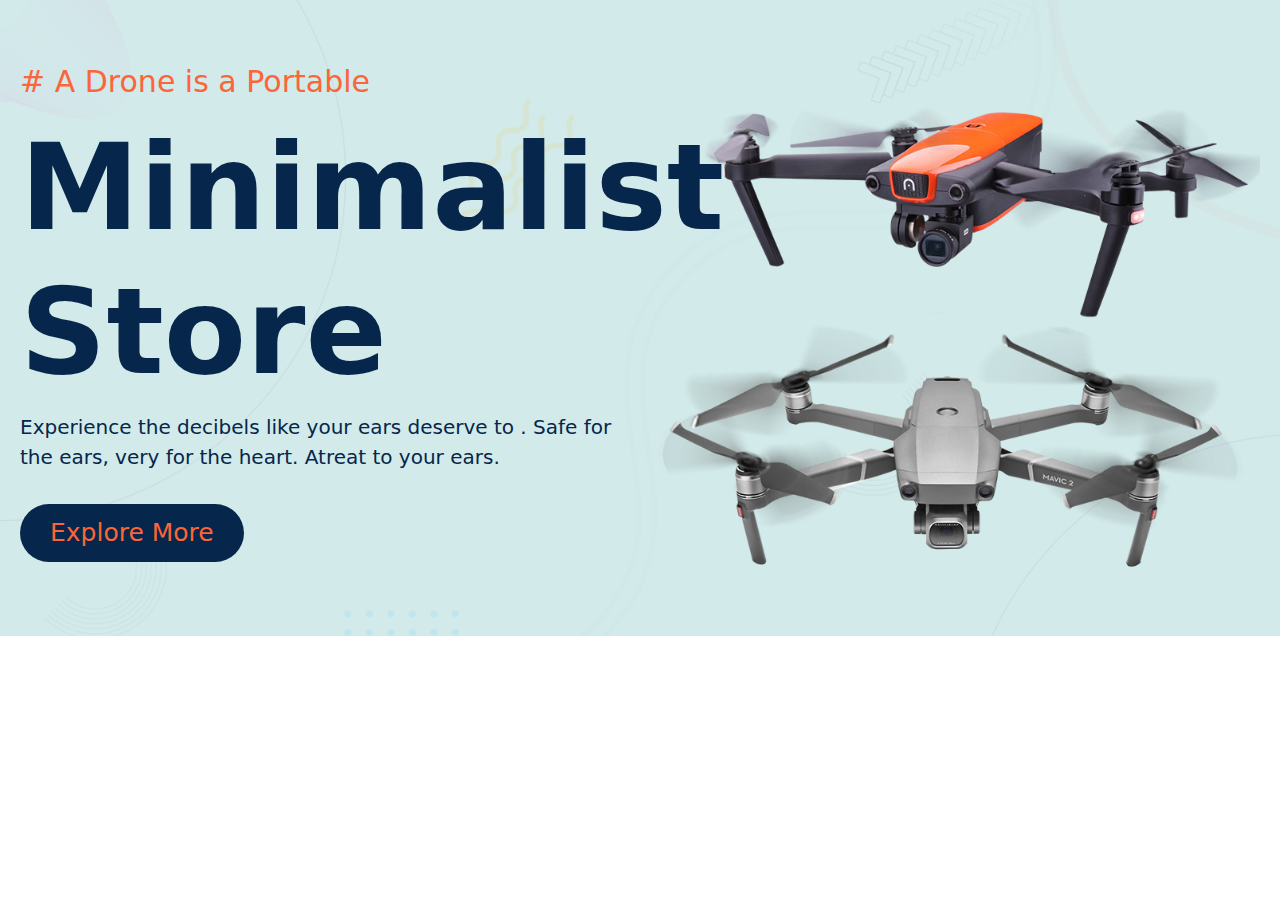
<file: banner section/banner 1/index.html>
<!DOCTYPE html>
<html lang="en">
<head>
    <meta charset="UTF-8">
    <meta http-equiv="X-UA-Compatible" content="IE=edge">
    <meta name="viewport" content="width=device-width, initial-scale=1.0">
    <link rel="stylesheet" href="./section css/style.css">
    <link rel="stylesheet" href="./section css/bootstrap.min.css">
    <title>section </title>
</head>
<body>
    <main>
        <div class=" p-3 banner-hei">
            <div class="row ">
                <div class="col-md-6 col-12 px-3 my-md-5">
                    <h3 class="mb-3 font-si1 "># A Drone is a Portable </h3>
                    <h1 class=" fonts-si2 w-75">
                            Minimalist Store
                    </h1>
                    <p class="fs-5 peragraph">Experience the decibels like your ears deserve to . Safe for the ears, very for the heart. Atreat to your ears.</p>
                    <button class="mt-3 button-1">Explore More</button>
                </div>
                <div class="col-md-6 col-12 px-3 d-flex flex-column justify-content-center align-content-center">
                    <img src="./banner-img.png" class=" img-fluid" alt="">
                </div>
            </div>
        </div>
    </main>

    <script src="./section css/bootstrap.bundle.min.js"></script>
</body>
</html>
</file>
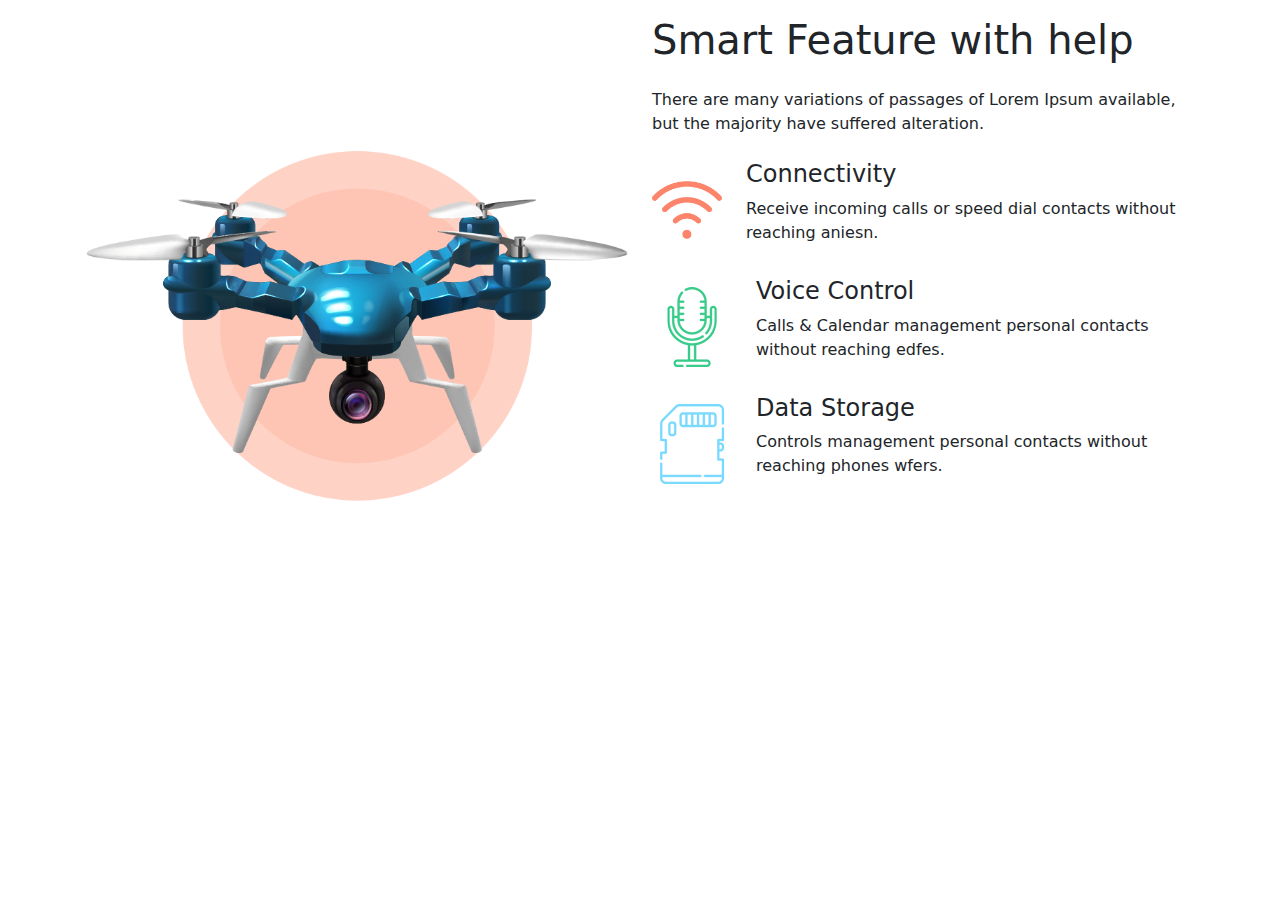
<file: product features/features 1/index.html>
<!DOCTYPE html>
<html lang="en">
<head>
    <meta charset="UTF-8">
    <meta http-equiv="X-UA-Compatible" content="IE=edge">
    <meta name="viewport" content="width=device-width, initial-scale=1.0">
    <link rel="stylesheet" href="./section css/bootstrap.min.css">
    <link rel="stylesheet" href="./section css/style.css">
    <title>Product skill</title>
</head>
<body>
    <main>
        <div class=" p-3  container">
            <div class="row ">
                <div class="col-md-6 mb-4 order-last order-lg-first order-md-first">
                   <div class="d-flex justify-content-center align-content-center flex-column">
                    <img src="./banner-img/banner-img1.png" class="w-full" alt="">
                   </div>
                </div>
                <div class="col-md-6 order-first order-lg-last order-md-last">
                    <h1 class="fs-1 mb-4">Smart Feature with help
                    </h1>
                    <p class="text-justify mb-4">There are many variations of passages of Lorem Ipsum available, but the majority have suffered alteration.
                    </p>
                    <div class="d-flex justify-content-center align-items-center mb-3">
                        <div class="d-flex justify-content-center align-items-center ">
                            <img src="./img-icon/banner-img-wifi.png" class="img-size" alt="">
                        </div>
                        <div class="ms-4">
                            <h1 class="fs-4">Connectivity</h1>
                            <p class="fs-6 text-justify">Receive incoming calls or speed dial contacts
                                without reaching aniesn.</p>
                        </div>
                    </div>
                    <div class="d-flex justify-content-center align-items-center mb-3">
                        <div class="d-flex justify-content-center align-items-center">
                            <img src="./img-icon/banner-img1.png" alt="" class="">
                        </div>
                        <div class="ms-4">
                            <h1 class="fs-4">Voice Control
                            </h1>
                            <p class="fs-6 text-justify">Calls & Calendar management personal contacts
                                without reaching edfes.</p>
                        </div>
                    </div>
                    <div class="d-flex justify-content-center align-items-center mb-3">
                        <div class="d-flex justify-content-center align-items-center">
                            <img src="./img-icon/banner-img1 (2).png" alt="" class="">
                        </div>
                        <div class="ms-4">
                            <h1 class="fs-4">Data Storage
                            </h1>
                            <p class="fs-6 text-justify">Controls management personal contacts without
                                reaching phones wfers.</p>
                        </div>
                    </div>
                </div>
               
            </div>
        </div>
    </main>
    <script src="./section css/bootstrap.bundle.min.js"></script>
</body>
</html>
</file>
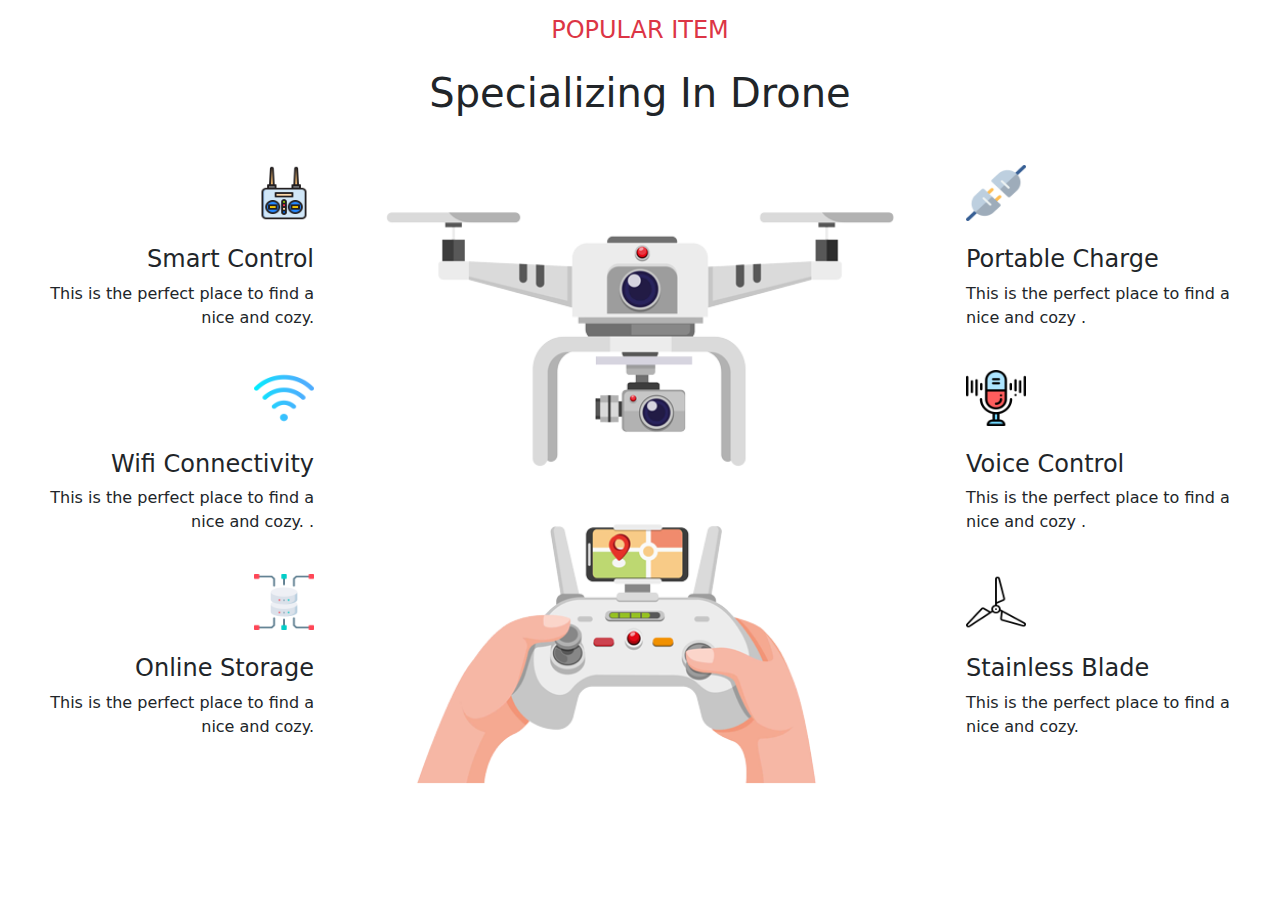
<file: product features/features 3/index.html>
<!DOCTYPE html>
<html lang="en">
<head>
    <meta charset="UTF-8">
    <meta http-equiv="X-UA-Compatible" content="IE=edge">
    <meta name="viewport" content="width=device-width, initial-scale=1.0">
    <link rel="stylesheet" href="style.css">
    <link rel="stylesheet" href="./bootstrap.min.css">
   
    <title>Document</title>
</head>
<body>
    <!-- features section  -->
    <section class="px-3 px-lg-4 mt-3">
        <h1 class="fs-4 text-center text-capitalize text-danger">POPULAR ITEM
        </h1>
        <h1 class="text-size text-center mt-4 text-capitalize">Specializing in Drone
        </h1>
        <div class="my-5 row">
            <div class="col-lg-3 col-sm-12">
                <div class="d-flex flex-column justify-content-end align-items-end mb-4">
                    <img src="./img/remote.png" class="imgSize"  alt="" class="mb-4">
                   <div class="d-flex flex-column justify-content-end align-items-end mt-4"> 
                    <h3 class="text-center  fs-4 rtxsize text-capitalize">
                    Smart Control
                </h3>
               <p class="fs-6   text-end">This is the perfect place to find a nice and cozy.</p> </div>
                </div>
                <div class="d-flex flex-column justify-content-end align-items-end mb-4">
                    <img src="./img/wifi.png" class="imgSize"  alt="" class="mb-4">
                   <div class="d-flex flex-column justify-content-end align-items-end mt-4"> 
                    <h3 class="text-center fs-4 rtxsize text-capitalize">
                        Wifi Connectivity
                </h3>
               <p class="fs-6   text-end">This is the perfect place to find a nice and cozy.

                .</p> </div>
                </div>
                <div class="d-flex flex-column justify-content-end align-items-end mb-4">
                    <img src="./img/power.png" class="imgSize"  alt="" class="mb-4">
                   <div class="d-flex flex-column justify-content-end align-items-end mt-4"> 
                    <h3 class="text-center fs-4 rtxsize text-capitalize">
                        Online Storage
                </h3>
               <p class="fs-6   text-end">This is the perfect place to find a nice and cozy.            </p> </div>
                </div>
            </div>

            <!-- middle image -->
            <div class="col-lg-6 col-sm-12 d-flex justify-content-start align-items-center">
                <img src="./img/control-dron.png" class="w-100" alt="" srcset="">
            </div>
            <!-- middle image end -->
            <!-- right side info -->
            <div class="col-lg-3 col-sm-12">
                <div class="d-flex flex-column justify-content-start align-items-start mb-4">
                    <img src="./img/plug.png" class="imgSize"  alt="" class="mb-4">
                   <div class="d-flex flex-column justify-content-start align-items-start mt-4"> 
                    <h3 class="text-center fs-4 rtxsize text-capitalize">
                        Portable Charge
                </h3>
               <p class="fs-6   text-start">This is the perfect place to find a nice and cozy                .</p> </div>
                </div>
                <div class="d-flex flex-column justify-content-start align-items-start mb-4">
                    <img src="./img/microphone.png" class="imgSize"  alt="" class="mb-4">
                   <div class="d-flex flex-column justify-content-start align-items-start mt-4"> 
                    <h3 class="text-center fs-4 rtxsize text-capitalize">
                        Voice Control

                </h3>
               <p class="fs-6   text-start">This is the perfect place to find a nice and cozy                .</p> </div>
                </div>
                <div class="d-flex flex-column justify-content-start align-items-start mb-4">
                    <img src="./img/fan.png" class="imgSize"  alt="" class="mb-4">
                   <div class="d-flex flex-column justify-content-start align-items-start mt-4"> 
                    <h3 class="text-center fs-4 rtxsize text-capitalize">
                        Stainless Blade

                </h3>
               <p class="fs-6   text-start">This is the perfect place to find a nice and cozy.
            </p> </div>
                </div>
            </div>

            <!-- right side info end -->
        </div>
    </section>
    <script src="./bootstrap.bundle.min.js"></script>
</body>
</html>
</file>
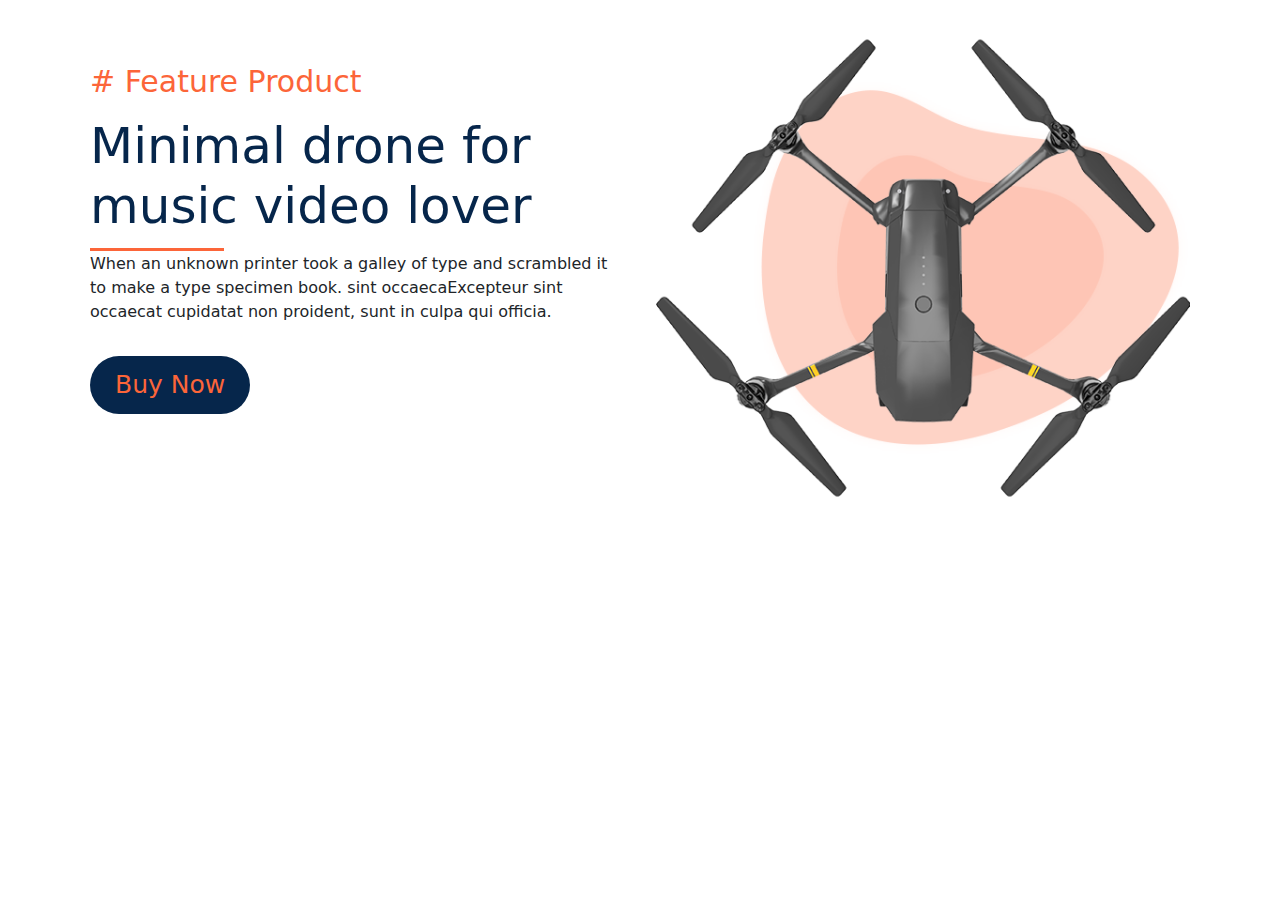
<file: product-second-sec/section-html/index.html>
<!DOCTYPE html>
<html lang="en">
<head>
    <meta charset="UTF-8">
    <meta http-equiv="X-UA-Compatible" content="IE=edge">
    <meta name="viewport" content="width=device-width, initial-scale=1.0">
    <link rel="stylesheet" href="./section css/bootstrap.min.css">
    <link rel="stylesheet" href="./section css/style.css">
    <title>Product skill</title>
</head>
<body>
    <main>
        <div class=" p-3 banner-hei container">
            <div class="row ">
                <div class="col-md-6 col-12 px-3 my-md-5 first order-last order-lg-first order-md-first">
                    <h3 class="mb-3 font-si1 "># Feature Product </h3>
                    <h1 class=" fonts-si2 banner-text">
                       Minimal drone for <br> music video lover
                       
                    </h1>
                    
                    <p class="text-justify mt-md-3 mt-4">When an unknown printer took a galley of type and scrambled it to make a type specimen book. sint occaecaExcepteur sint occaecat cupidatat non proident, sunt in culpa qui officia.

                    </p>

                    <!-- <p class="fs-5 peragraph mt-4 text-">When an unknown printer took a galley of type and scrambled it to make a type specimen book. sint occaecaExcepteur sint occaecat cupidatat non proident, sunt in culpa qui officia.</p> -->
                    <button class="mt-3 button-1">Buy Now</button>
                </div>
                <div class="col-md-6 col-12 px-3 d-flex flex-column  justify-content-center align-content-center second order-first order-lg-last order-md-last">
                    <img src="./banner-img/banner-img1 (4).png" class=" img-fluid" alt="">
                </div>
            </div>
        </div>
    </main>
    <script src="./section css/bootstrap.bundle.min.js"></script>
</body>
</html>
</file>
<file: banner section/banner 1/section css/style.css>
.fonts-si2{
    font-size: 120px;
    color: #06264b;
    font-weight: 700;
}
.banner-hei{
    margin: 0;
    padding: 0;
    background-image: url(./section-background-img.png);
    background-size: cover;
    background-repeat: no-repeat;
    background-position: center;
   background-attachment: fixed;

    background-color: #d2eaea;
}
.font-si1{
    font-size: 30px;
    color: #fc6539;
    font-weight: 400;
}
.peragraph{
    
    color: #06264b;
    font-weight: 400;
}
.button-1{
    background: #06264b;
    color: #fc6539;
    padding: 10px 30px;
    font-size: 25px;
    border-radius: 35px;
    border: none;
}

/* media quary responsive site */
@media screen and (max-width: 768px){
    .fonts-si2{
        font-size: 50px;
    }
    .font-si1{
        font-size: 20px;
        margin-top: 20px;
    }
    
    
}
    @media screen and (max-width: 1200px) {
        .fonts-si2{
            font-size: 60px;
        }
        .button-1{
            background: #06264b;
            color: #fc6539;
            padding: 10px 30px;
            font-size: 30px;
            border-radius: 35px;
            border: none;
        }
        .font-si1{
            
            font-size: 36px;
            color: #fc6539;
            font-weight: 400;
        }
    }
    @media screen and (max-width: 600px) {
        .fonts-si2{
            font-size: 43px;
        }
        .button-1{
            background: #06264b;
            color: #fc6539;
            padding: 10px 20px;
            font-size: 20px;
            border-radius: 35px;
            border: none;
        }
        .font-si1{
            
            font-size: 25px;
            color: #fc6539;
            font-weight: 400;
        }
    }
</file>
<file: product features/features 1/section css/style.css>
.img-size{
    max-width: 70px;
    max-width: 70px;
}





















/* .fonts-si2 span{
    position: relative;
    
}

.fonts-si2{
    font-size: 50px;
    color: #06264b;
    font-weight: 500;
  
   
} */


/* .rightimage{

     max-width: 100%;
    height: 100px;
} */
/* .banner-hei{
    margin: 0;
    padding: 0;
    background-image: url(./section-background-img.png);
    background-size: cover;
    background-repeat: no-repeat;
    background-position: center;
   background-attachment: fixed;

    background-color: #d2eaea;
} */

    /* @media screen and (max-width: 600px) {
        .fonts-si2{
            font-size: 43px;
        }
        .button-1{
            background: #06264b;
            color: #fc6539;
            padding: 10px 20px;
            font-size: 20px;
            border-radius: 35px;
            border: none;
        }
        .font-si1{
            
            font-size: 25px;
          
            font-weight: 400;
        }
    } */
</file>
<file: product features/features 3/style.css>
.imgSize{
    height: 56px;
    width: 60px;
}

/*======================= 
============================resposive from 776px md size==============
==================*/

@media (min-width: 776px) {
    .rtxsize{
        font-size: 1.5rem;
    }
}
</file>
<file: product-second-sec/section-html/section css/style.css>
.fonts-si2 span{
    position: relative;
    
}

.fonts-si2{
    font-size: 50px;
    color: #06264b;
    font-weight: 500;
  
   
}



.font-si1{
    font-size: 30px;
    color: #fc6539;
    font-weight: 400;
}
.peragraph{
    
    color: #06264b;
    font-weight: 400;
}
.button-1{
    background: #06264b;
    color: #fc6539;
    padding: 10px 25px;
    font-size: 25px;
    border-radius: 35px;
    border: none;
}
.banner-text{
    position: relative;
}
.banner-text::after{
    content :'';
    position: absolute;
    height: 3px;
    width:25%;
    background: #fc6539;
    
    left: 0;
    bottom: -15px;
    
}

/* media quary responsive site */
@media all and (max-width:800px) {
    .fonts-si2{
        font-size: 25px;
    }
    .font-si1{
            
        font-size: 25px;
        font-weight: 400;
    }
    /* .first{
        order: 2;
       
    }
    .second{
        order: 1;
       
    } */
}

    @media all and (max-width: 1200px) {
        .fonts-si2{
            font-size: 35px;
        }
       
        .font-si1{
            
            font-size: 25px;
            font-weight: 400;
        }
    }
</file>
